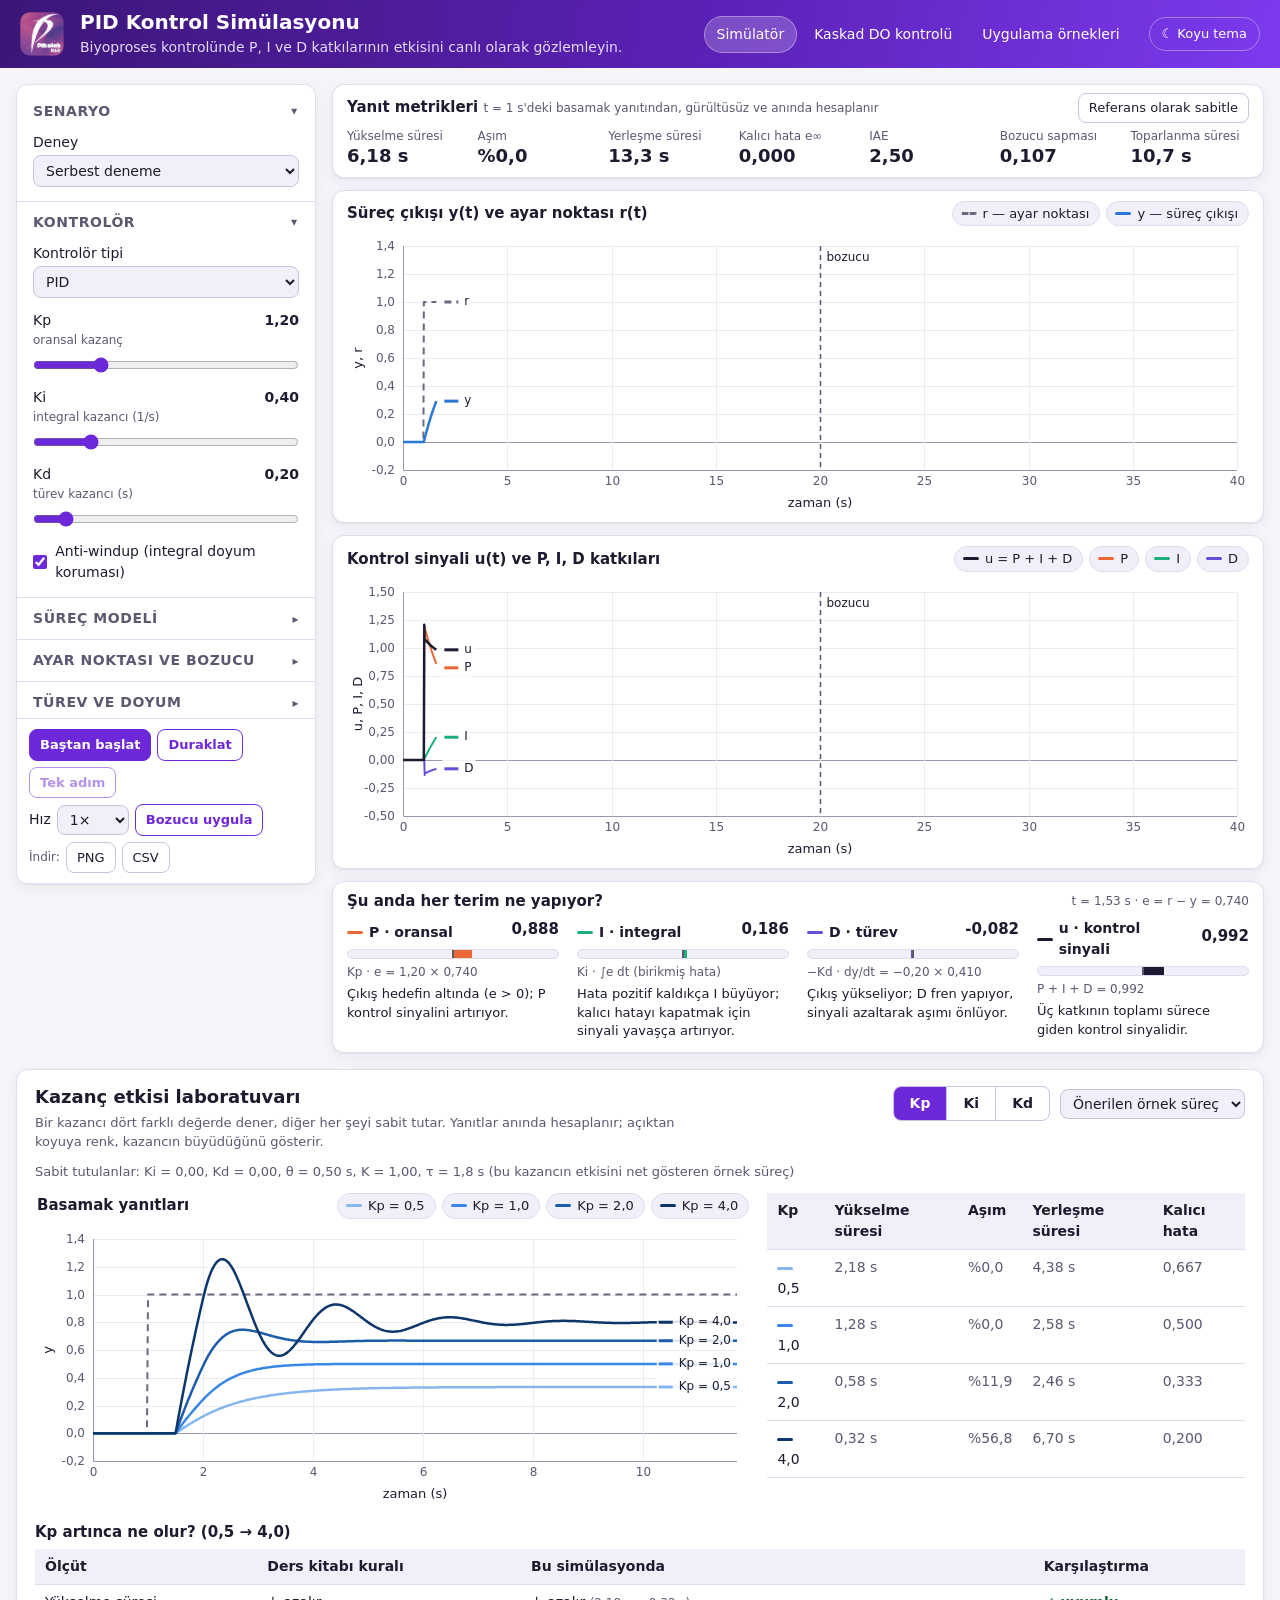
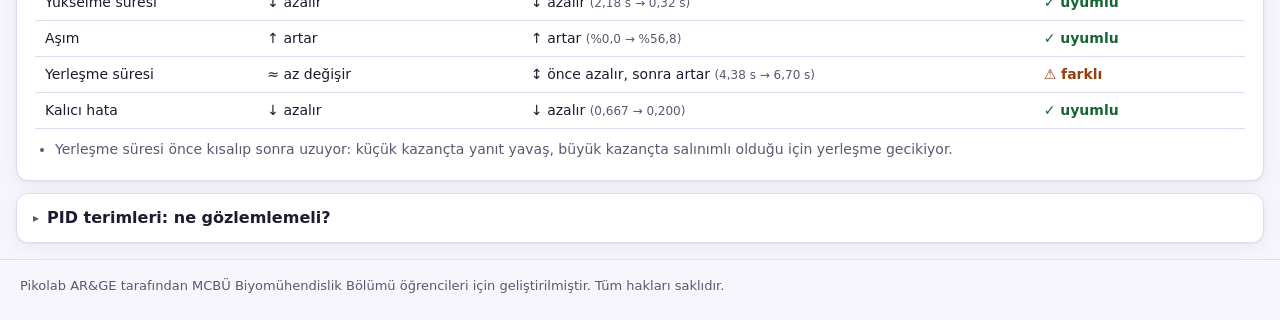
<file: web/index.html>
<!DOCTYPE html>
<html lang="tr">
<head>
  <meta charset="UTF-8" />
  <meta name="viewport" content="width=device-width, initial-scale=1.0" />
  <title>PID Kontrol Simülasyonu</title>
  <link rel="icon" href="assets/pikolab-logo.png" />
  <link rel="stylesheet" href="style.css" />
  <script src="common.js"></script>
</head>
<body>
  <header class="app-header">
    <a class="brand" href="index.html"><img src="assets/pikolab-logo.png" alt="Pikolab AR&amp;GE" /></a>
    <div class="titles">
      <h1>PID Kontrol Simülasyonu</h1>
      <p>Biyoproses kontrolünde P, I ve D katkılarının etkisini canlı olarak gözlemleyin.</p>
    </div>
    <nav class="tabs" aria-label="Sayfalar">
      <a href="index.html" aria-current="page">Simülatör</a>
      <a href="cascade.html">Kaskad DO kontrolü</a>
      <a href="examples.html">Uygulama örnekleri</a>
    </nav>
    <button type="button" class="theme-toggle" data-theme-toggle>Tema</button>
  </header>

  <main class="sim-layout">
    <aside class="controls card" aria-label="Parametreler">
      <details class="group" open>
        <summary>Senaryo</summary>
        <div class="group-body">
          <div class="field">
            <label for="scenario">Deney</label>
            <select id="scenario">
              <option value="">Serbest deneme</option>
            </select>
          </div>
          <div class="scenario-card" id="scenarioCard" hidden></div>
        </div>
      </details>

      <details class="group" open>
        <summary>Kontrolör</summary>
        <div class="group-body">
          <div class="field">
            <label for="mode">Kontrolör tipi</label>
            <select id="mode">
              <option value="PID" selected>PID</option>
              <option value="ONOFF">Aç-kapa (ON-OFF)</option>
            </select>
          </div>

          <div class="group-body" data-mode="PID">
            <div class="field">
              <label for="kp">Kp <span class="hint">oransal kazanç</span></label>
              <output for="kp"></output>
              <input id="kp" type="range" min="0" max="5" value="1.2" step="0.05" />
            </div>
            <div class="field">
              <label for="ki">Ki <span class="hint">integral kazancı (1/s)</span></label>
              <output for="ki"></output>
              <input id="ki" type="range" min="0" max="2" value="0.4" step="0.01" />
            </div>
            <div class="field">
              <label for="kd">Kd <span class="hint">türev kazancı (s)</span></label>
              <output for="kd"></output>
              <input id="kd" type="range" min="0" max="2" value="0.2" step="0.01" />
            </div>
            <label class="check"><input type="checkbox" id="antiWindup" checked /> Anti-windup (integral doyum koruması)</label>
          </div>

          <div class="group-body" data-mode="ONOFF" hidden>
            <div class="field">
              <label for="hy">Histerezis bandı <span class="hint">hata ± bu değeri aşınca anahtarlar</span></label>
              <output for="hy"></output>
              <input id="hy" type="range" min="0" max="0.5" value="0.05" step="0.01" />
            </div>
            <div class="field">
              <label for="uhi">Açık konum çıkışı u<sub>açık</sub></label>
              <output for="uhi"></output>
              <input id="uhi" type="range" min="0" max="3" value="2.0" step="0.1" />
            </div>
            <div class="field">
              <label for="ulo">Kapalı konum çıkışı u<sub>kapalı</sub></label>
              <output for="ulo"></output>
              <input id="ulo" type="range" min="-1" max="1" value="0.0" step="0.1" />
            </div>
          </div>
        </div>
      </details>

      <details class="group" id="groupProcess">
        <summary>Süreç modeli</summary>
        <div class="group-body">
          <div class="formula" id="processFormula" aria-live="polite"></div>
          <div class="field">
            <label for="pK">Süreç kazancı K</label>
            <output for="pK"></output>
            <input id="pK" type="range" min="0.2" max="3" value="1" step="0.05" />
          </div>
          <div class="field">
            <label for="pTau">Zaman sabiti τ (s) <span class="hint">sürecin ne kadar yavaş tepki verdiği</span></label>
            <output for="pTau"></output>
            <input id="pTau" type="range" min="0.2" max="5" value="1.8" step="0.1" />
          </div>
          <div class="field">
            <label for="pTheta">Ölü zaman θ (s) <span class="hint">girişin çıkışa ulaşma gecikmesi</span></label>
            <output for="pTheta"></output>
            <input id="pTheta" type="range" min="0" max="2" value="0" step="0.05" />
          </div>
        </div>
      </details>

      <details class="group">
        <summary>Ayar noktası ve bozucu</summary>
        <div class="group-body">
          <div class="field">
            <label for="sp">Ayar noktası r <span class="hint">t = 1 s'de 0'dan bu değere basamak</span></label>
            <output for="sp"></output>
            <input id="sp" type="range" min="0.2" max="2" value="1" step="0.05" />
          </div>
          <div class="field">
            <label for="dz">Bozucu büyüklüğü <span class="hint">sürece eklenen basamak</span></label>
            <output for="dz"></output>
            <input id="dz" type="range" min="-1" max="1" value="0.3" step="0.05" />
          </div>
          <div class="field">
            <label for="dt">Planlı bozucu anı (s)</label>
            <output for="dt"></output>
            <input id="dt" type="range" min="2" max="40" value="20" step="1" />
          </div>
        </div>
      </details>

      <details class="group" id="groupAdvanced">
        <summary>Türev ve doyum</summary>
        <div class="group-body">
          <div class="field">
            <label for="dMode">Türev kaynağı</label>
            <select id="dMode">
              <option value="measurement" selected>Ölçüm: −Kd·dy/dt (tepmesiz)</option>
              <option value="error">Hata: Kd·de/dt (tepmeli)</option>
            </select>
          </div>
          <div class="field">
            <label for="tf">D filtresi T<sub>f</sub> (s) <span class="hint">0 = filtresiz; gürültüyü bastırır</span></label>
            <output for="tf"></output>
            <input id="tf" type="range" min="0" max="0.5" value="0" step="0.01" />
          </div>
          <div class="field">
            <label for="uMin">Doyum alt sınırı u<sub>min</sub></label>
            <output for="uMin"></output>
            <input id="uMin" type="range" min="-5" max="0" value="-5" step="0.1" />
          </div>
          <div class="field">
            <label for="uMax">Doyum üst sınırı u<sub>max</sub></label>
            <output for="uMax"></output>
            <input id="uMax" type="range" min="0.5" max="5" value="5" step="0.05" />
          </div>
        </div>
      </details>

      <details class="group">
        <summary>Simülasyon</summary>
        <div class="group-body">
          <div class="field">
            <label for="simT">Görüntülenen süre (s)</label>
            <output for="simT"></output>
            <input id="simT" type="range" min="10" max="120" value="40" step="5" />
          </div>
          <div class="field">
            <label for="dtms">Kontrolör örnekleme aralığı (ms) <span class="hint">kontrolörün ölçüm alma sıklığı</span></label>
            <output for="dtms"></output>
            <input id="dtms" type="range" min="10" max="1000" value="20" step="10" />
          </div>
          <label class="check"><input type="checkbox" id="noise" /> Ölçüm gürültüsü ekle</label>
        </div>
      </details>

      <div class="actions sticky-actions">
        <div class="row">
          <button type="button" class="btn" id="btnRestart">Baştan başlat</button>
          <button type="button" class="btn secondary" id="btnPause" aria-pressed="false">Duraklat</button>
          <button type="button" class="btn secondary" id="btnStep" title="Duraklatılmışken bir örnekleme aralığı ilerletir" disabled>Tek adım</button>
        </div>
        <div class="row">
          <label class="inline" for="speed">Hız</label>
          <select id="speed" class="compact">
            <option value="0.5">0,5×</option>
            <option value="1" selected>1×</option>
            <option value="2">2×</option>
            <option value="5">5×</option>
          </select>
          <button type="button" class="btn secondary" id="btnDist" aria-pressed="false">Bozucu uygula</button>
        </div>
        <div class="row">
          <span class="hint">İndir:</span>
          <button type="button" class="btn ghost" id="btnPng">PNG</button>
          <button type="button" class="btn ghost" id="btnCsv">CSV</button>
        </div>
      </div>
    </aside>

    <section class="plots" aria-label="Grafikler">
      <div class="metrics card" aria-live="polite">
        <div class="metrics-head">
          <h2>Yanıt metrikleri <span class="hint" id="metricsNote">bozucusuz basamak yanıtından, anında hesaplanır</span></h2>
          <div class="metrics-actions">
            <span class="status" id="metricStatus" hidden></span>
            <button type="button" class="btn ghost small" id="btnRef">Referans olarak sabitle</button>
            <button type="button" class="btn ghost small" id="btnRefClear" hidden>Referansı kaldır</button>
          </div>
        </div>
        <dl class="metric-grid" id="metricGrid"></dl>
      </div>

      <figure class="plot-card card">
        <figcaption class="plot-head">
          <h2>Süreç çıkışı y(t) ve ayar noktası r(t)</h2>
          <div class="legend">
            <span class="chip"><span class="swatch dashed" style="--c:var(--c-r)"></span>r — ayar noktası</span>
            <span class="chip"><span class="swatch" style="--c:var(--c-y)"></span>y — süreç çıkışı</span>
            <span class="chip" id="refChip" hidden><span class="swatch faded" style="--c:var(--c-y)"></span><span id="refChipText">referans</span></span>
          </div>
        </figcaption>
        <canvas id="plotY" aria-label="Süreç çıkışı ve ayar noktasının zamanla değişimi"></canvas>
      </figure>

      <figure class="plot-card card">
        <figcaption class="plot-head">
          <h2 id="termsTitle">Kontrol sinyali u(t) ve P, I, D katkıları</h2>
          <div class="legend" aria-label="Gösterilecek seriler">
            <button type="button" class="chip" data-series="showU" aria-pressed="true"><span class="swatch" style="--c:var(--c-u)"></span><span id="uChipText">u = P + I + D</span></button>
            <button type="button" class="chip" data-series="showP" aria-pressed="true"><span class="swatch" style="--c:var(--c-p)"></span>P</button>
            <button type="button" class="chip" data-series="showI" aria-pressed="true"><span class="swatch" style="--c:var(--c-i)"></span>I</button>
            <button type="button" class="chip" data-series="showD" aria-pressed="true"><span class="swatch" style="--c:var(--c-d)"></span>D</button>
          </div>
        </figcaption>
        <canvas id="plotTerms" aria-label="Kontrol sinyali ve P, I, D katkılarının zamanla değişimi"></canvas>
      </figure>

      <div class="decomp card">
        <div class="decomp-head">
          <h2>Şu anda her terim ne yapıyor?</h2>
          <span class="hint" id="decompTime"></span>
        </div>
        <div class="decomp-grid" id="decompGrid"></div>
      </div>
    </section>
  </main>

  <section class="below">
    <section class="card lab" aria-labelledby="labTitle">
      <div class="lab-head">
        <div>
          <h2 id="labTitle">Kazanç etkisi laboratuvarı</h2>
          <p class="hint">Bir kazancı dört farklı değerde dener, diğer her şeyi sabit tutar. Yanıtlar anında hesaplanır; açıktan koyuya renk, kazancın büyüdüğünü gösterir.</p>
        </div>
        <div class="lab-controls">
          <div class="segmented" role="radiogroup" aria-label="Taranacak kazanç">
            <button type="button" role="radio" aria-checked="true" data-gain="kp">Kp</button>
            <button type="button" role="radio" aria-checked="false" data-gain="ki">Ki</button>
            <button type="button" role="radio" aria-checked="false" data-gain="kd">Kd</button>
          </div>
          <select id="labBase" class="compact" aria-label="Diğer parametreler">
            <option value="example" selected>Önerilen örnek süreç</option>
            <option value="current">Mevcut ayarlarım</option>
          </select>
        </div>
      </div>
      <p class="lab-base" id="labBaseText"></p>
      <div class="lab-grid">
        <figure class="plot-card lab-plot">
          <figcaption class="plot-head">
            <h3>Basamak yanıtları</h3>
            <div class="legend" id="labLegend"></div>
          </figcaption>
          <canvas id="plotLab" aria-label="Farklı kazanç değerleri için basamak yanıtları"></canvas>
        </figure>
        <div class="table-wrap">
          <table class="table compact-table" id="labTable"></table>
        </div>
      </div>
      <h3 class="trend-title" id="trendTitle">Kazanç artınca ne olur?</h3>
      <div class="table-wrap">
        <table class="table compact-table trend-table" id="trendTable"></table>
      </div>
      <ul class="trend-notes" id="trendNotes"></ul>
    </section>

    <details class="explain card">
      <summary>PID terimleri: ne gözlemlemeli?</summary>
      <div class="prose">
        <ul>
          <li><strong>P (oransal)</strong>: Hatayla orantılı, anlık tepki verir. Kp arttıkça süreç daha hızlı yanıt verir. Yalnız P ile ayar noktasının altında kalan bir kalıcı hata oluşur: e∞ = r / (1 + K·Kp).</li>
          <li><strong>I (integral)</strong>: Hatayı zaman içinde biriktirir ve kalıcı hatayı sıfırlar. Ki arttıkça hedefe daha çabuk oturur, ancak aşım ve salınım eğilimi artar.</li>
          <li><strong>D (türev)</strong>: Ölçümün değişim hızına karşı koyar, aşımı ve salınımı sönümler. Ölçüm gürültüsünü de büyüttüğü için Kd arttıkça kontrol sinyali titrer; D filtresi bunu azaltır.</li>
          <li><strong>Anti-windup</strong>: Kontrol çıkışı doyum sınırına dayandığında integralin boşuna büyümesini engeller.</li>
          <li><strong>Ölü zaman</strong>: Kontrol sinyalinin etkisi çıkışa gecikerek ulaşır. Ölü zaman arttıkça aynı kazançlar daha fazla aşım ve salınım üretir.</li>
          <li><strong>Bozucu</strong>: Sürece eklenen basamak etkisidir. PID bozucuyu ancak çıkışta gördükten sonra düzeltir.</li>
        </ul>
        <p>İpucu: Grafiklerin üzerine gelerek herhangi bir andaki değerleri okuyabilirsiniz. Duraklatıp okumak daha kolaydır.</p>
      </div>
    </details>
  </section>

  <footer class="app-footer">
    Pikolab AR&amp;GE tarafından MCBÜ Biyomühendislik Bölümü öğrencileri için geliştirilmiştir. Tüm hakları saklıdır.
  </footer>

  <script src="app.js"></script>
</body>
</html>
</file>
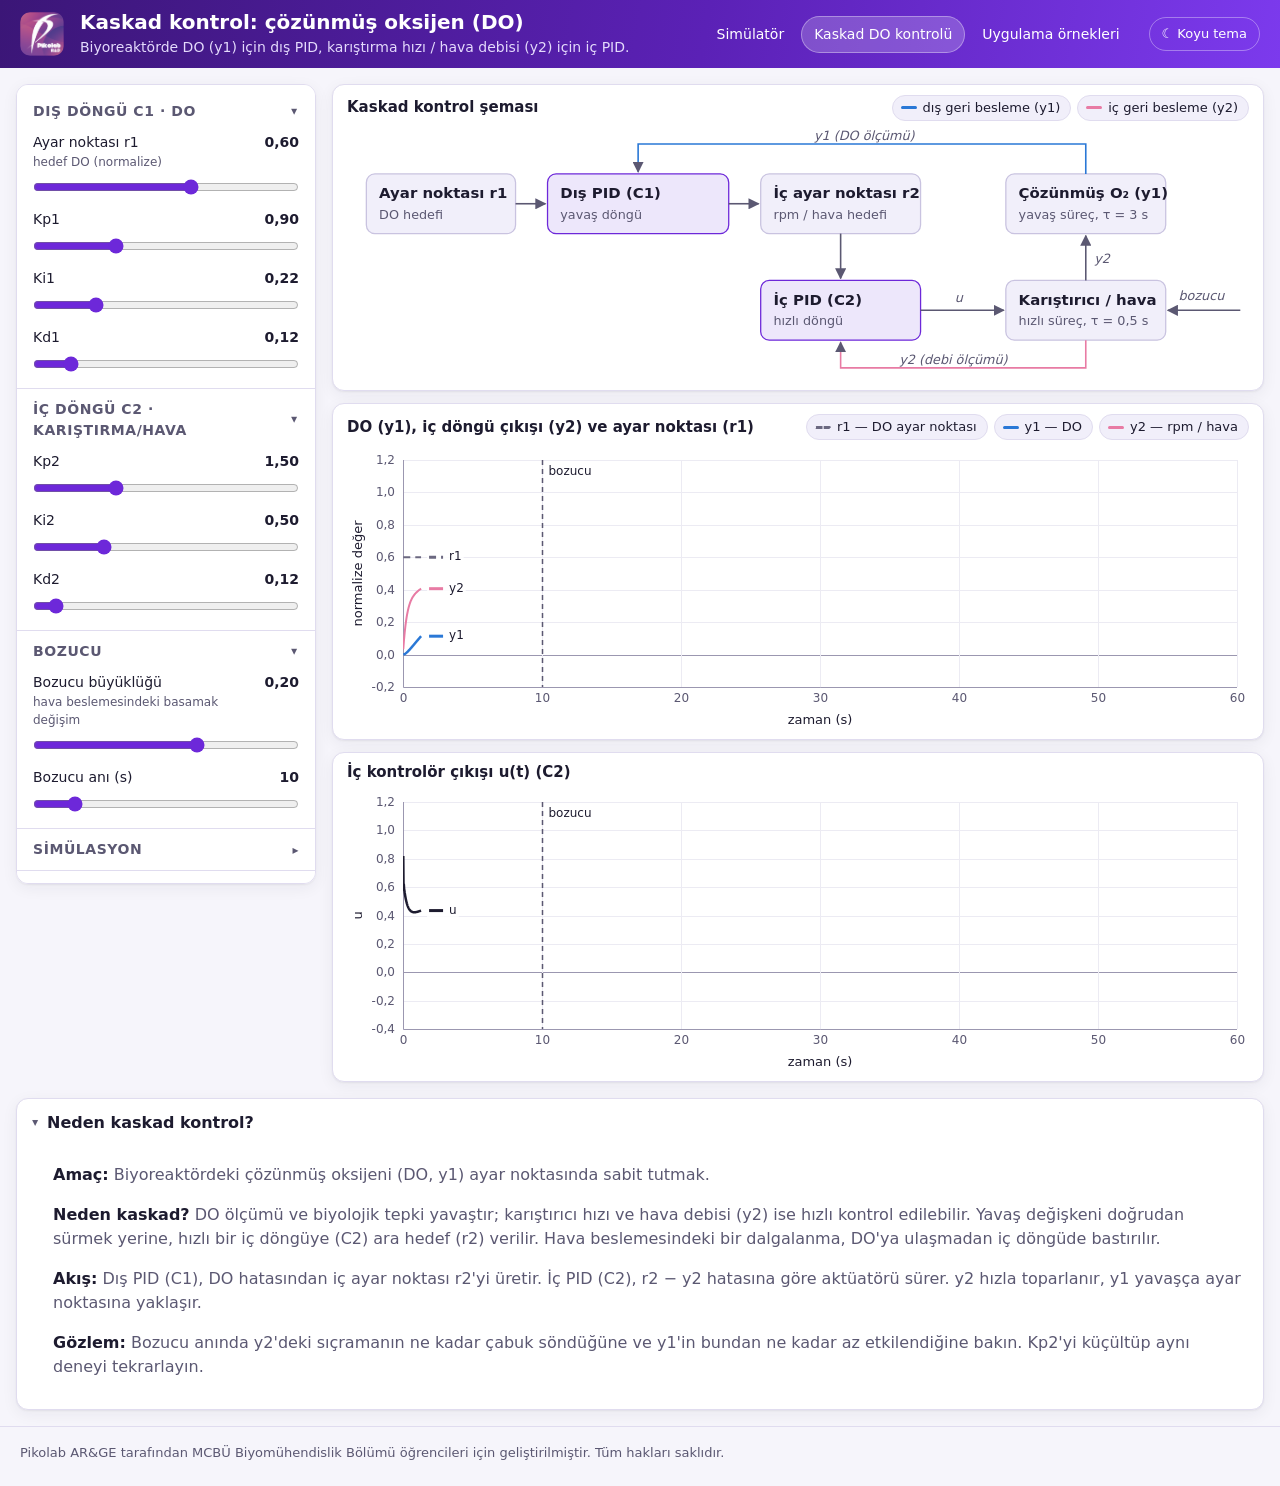
<file: web/cascade.html>
<!DOCTYPE html>
<html lang="tr">
<head>
  <meta charset="UTF-8" />
  <meta name="viewport" content="width=device-width, initial-scale=1.0" />
  <title>Kaskad DO Kontrolü</title>
  <link rel="icon" href="assets/pikolab-logo.png" />
  <link rel="stylesheet" href="style.css" />
  <script src="common.js"></script>
</head>
<body>
  <header class="app-header">
    <a class="brand" href="index.html"><img src="assets/pikolab-logo.png" alt="Pikolab AR&amp;GE" /></a>
    <div class="titles">
      <h1>Kaskad kontrol: çözünmüş oksijen (DO)</h1>
      <p>Biyoreaktörde DO (y1) için dış PID, karıştırma hızı / hava debisi (y2) için iç PID.</p>
    </div>
    <nav class="tabs" aria-label="Sayfalar">
      <a href="index.html">Simülatör</a>
      <a href="cascade.html" aria-current="page">Kaskad DO kontrolü</a>
      <a href="examples.html">Uygulama örnekleri</a>
    </nav>
    <button type="button" class="theme-toggle" data-theme-toggle>Tema</button>
  </header>

  <main class="sim-layout cascade">
    <aside class="controls card" aria-label="Parametreler">
      <details class="group" open>
        <summary>Dış döngü C1 · DO</summary>
        <div class="group-body">
          <div class="field">
            <label for="r1">Ayar noktası r1 <span class="hint">hedef DO (normalize)</span></label>
            <output for="r1"></output>
            <input id="r1" type="range" min="0" max="1" value="0.6" step="0.01" />
          </div>
          <div class="field">
            <label for="kp1">Kp1</label>
            <output for="kp1"></output>
            <input id="kp1" type="range" min="0" max="3" value="0.9" step="0.05" />
          </div>
          <div class="field">
            <label for="ki1">Ki1</label>
            <output for="ki1"></output>
            <input id="ki1" type="range" min="0" max="1" value="0.22" step="0.01" />
          </div>
          <div class="field">
            <label for="kd1">Kd1</label>
            <output for="kd1"></output>
            <input id="kd1" type="range" min="0" max="1" value="0.12" step="0.01" />
          </div>
        </div>
      </details>

      <details class="group" open>
        <summary>İç döngü C2 · karıştırma/hava</summary>
        <div class="group-body">
          <div class="field">
            <label for="kp2">Kp2</label>
            <output for="kp2"></output>
            <input id="kp2" type="range" min="0" max="5" value="1.5" step="0.05" />
          </div>
          <div class="field">
            <label for="ki2">Ki2</label>
            <output for="ki2"></output>
            <input id="ki2" type="range" min="0" max="2" value="0.5" step="0.01" />
          </div>
          <div class="field">
            <label for="kd2">Kd2</label>
            <output for="kd2"></output>
            <input id="kd2" type="range" min="0" max="2" value="0.12" step="0.01" />
          </div>
        </div>
      </details>

      <details class="group" open>
        <summary>Bozucu</summary>
        <div class="group-body">
          <div class="field">
            <label for="dz">Bozucu büyüklüğü <span class="hint">hava beslemesindeki basamak değişim</span></label>
            <output for="dz"></output>
            <input id="dz" type="range" min="-0.8" max="0.8" value="0.2" step="0.02" />
          </div>
          <div class="field">
            <label for="dt">Bozucu anı (s)</label>
            <output for="dt"></output>
            <input id="dt" type="range" min="2" max="60" value="10" step="1" />
          </div>
        </div>
      </details>

      <details class="group">
        <summary>Simülasyon</summary>
        <div class="group-body">
          <div class="field">
            <label for="simT">Görüntülenen süre (s)</label>
            <output for="simT"></output>
            <input id="simT" type="range" min="20" max="180" value="60" step="5" />
          </div>
          <div class="field">
            <label for="dtms">Örnekleme aralığı (ms)</label>
            <output for="dtms"></output>
            <input id="dtms" type="range" min="10" max="100" value="20" step="1" />
          </div>
          <label class="check"><input type="checkbox" id="noise" /> Ölçüm gürültüsü ekle</label>
        </div>
      </details>

      <div class="actions">
        <button type="button" class="btn" id="btnRestart">Baştan başlat</button>
        <button type="button" class="btn secondary" id="btnPause" aria-pressed="false">Duraklat</button>
      </div>
    </aside>

    <section class="plots" aria-label="Şema ve grafikler">
      <figure class="plot-card card schematic">
        <figcaption class="plot-head"><h2>Kaskad kontrol şeması</h2>
          <div class="legend">
            <span class="chip"><span class="swatch" style="--c:var(--c-y)"></span>dış geri besleme (y1)</span>
            <span class="chip"><span class="swatch" style="--c:var(--c-y2)"></span>iç geri besleme (y2)</span>
          </div>
        </figcaption>
        <svg viewBox="0 0 850 240" role="img" aria-label="Ayar noktası r1 dış PID C1'e girer; C1 iç ayar noktası r2'yi üretir; iç PID C2 aktüatörü sürer; aktüatör çıkışı y2 hem C2'ye geri beslenir hem DO'yu (y1) etkiler; y1 C1'e geri beslenir.">
          <defs>
            <marker id="arrow" viewBox="0 0 10 10" refX="9" refY="5" markerWidth="7" markerHeight="7" orient="auto-start-reverse">
              <path class="sch-arrowhead" d="M 0 0 L 10 5 L 0 10 z" />
            </marker>
          </defs>
          <!-- Üst sıra: r1 → C1 → r2 ... DO -->
          <rect class="sch-box" x="20" y="44" width="140" height="56" rx="8" />
          <text class="sch-title" x="32" y="67">Ayar noktası r1</text>
          <text class="sch-sub" x="32" y="86">DO hedefi</text>

          <rect class="sch-box ctrl" x="190" y="44" width="170" height="56" rx="8" />
          <text class="sch-title" x="202" y="67">Dış PID (C1)</text>
          <text class="sch-sub" x="202" y="86">yavaş döngü</text>

          <rect class="sch-box" x="390" y="44" width="150" height="56" rx="8" />
          <text class="sch-title" x="402" y="67">İç ayar noktası r2</text>
          <text class="sch-sub" x="402" y="86">rpm / hava hedefi</text>

          <rect class="sch-box" x="620" y="44" width="150" height="56" rx="8" />
          <text class="sch-title" x="632" y="67">Çözünmüş O₂ (y1)</text>
          <text class="sch-sub" x="632" y="86">yavaş süreç, τ = 3 s</text>

          <!-- Alt sıra: C2 → aktüatör -->
          <rect class="sch-box ctrl" x="390" y="144" width="150" height="56" rx="8" />
          <text class="sch-title" x="402" y="167">İç PID (C2)</text>
          <text class="sch-sub" x="402" y="186">hızlı döngü</text>

          <rect class="sch-box" x="620" y="144" width="150" height="56" rx="8" />
          <text class="sch-title" x="632" y="167">Karıştırıcı / hava</text>
          <text class="sch-sub" x="632" y="186">hızlı süreç, τ = 0,5 s</text>

          <!-- İleri yol -->
          <line class="sch-line" x1="160" y1="72" x2="188" y2="72" marker-end="url(#arrow)" />
          <line class="sch-line" x1="360" y1="72" x2="388" y2="72" marker-end="url(#arrow)" />
          <line class="sch-line" x1="465" y1="100" x2="465" y2="142" marker-end="url(#arrow)" />
          <line class="sch-line" x1="540" y1="172" x2="618" y2="172" marker-end="url(#arrow)" />
          <text class="sch-edge" x="572" y="164">u</text>
          <line class="sch-line" x1="695" y1="144" x2="695" y2="102" marker-end="url(#arrow)" />
          <text class="sch-edge" x="703" y="128">y2</text>

          <!-- Bozucu -->
          <line class="sch-line" x1="840" y1="172" x2="772" y2="172" marker-end="url(#arrow)" />
          <text class="sch-edge" x="782" y="162">bozucu</text>

          <!-- Dış geri besleme y1 → C1 -->
          <path class="sch-line outer" d="M 695 44 V 16 H 275 V 42" marker-end="url(#arrow)" />
          <text class="sch-edge" x="440" y="12">y1 (DO ölçümü)</text>
          <!-- İç geri besleme y2 → C2 -->
          <path class="sch-line inner" d="M 695 200 V 226 H 465 V 202" marker-end="url(#arrow)" />
          <text class="sch-edge" x="520" y="222">y2 (debi ölçümü)</text>
        </svg>
      </figure>

      <figure class="plot-card card">
        <figcaption class="plot-head">
          <h2>DO (y1), iç döngü çıkışı (y2) ve ayar noktası (r1)</h2>
          <div class="legend">
            <span class="chip"><span class="swatch dashed" style="--c:var(--c-r)"></span>r1 — DO ayar noktası</span>
            <span class="chip"><span class="swatch" style="--c:var(--c-y)"></span>y1 — DO</span>
            <span class="chip"><span class="swatch" style="--c:var(--c-y2)"></span>y2 — rpm / hava</span>
          </div>
        </figcaption>
        <canvas id="c_do" aria-label="DO, iç döngü çıkışı ve ayar noktasının zamanla değişimi"></canvas>
      </figure>

      <figure class="plot-card card">
        <figcaption class="plot-head"><h2>İç kontrolör çıkışı u(t) (C2)</h2></figcaption>
        <canvas id="c_inner" aria-label="İç kontrolör çıkışının zamanla değişimi"></canvas>
      </figure>
    </section>
  </main>

  <section class="below">
    <details class="explain card" open>
      <summary>Neden kaskad kontrol?</summary>
      <div class="prose">
        <p><strong>Amaç:</strong> Biyoreaktördeki çözünmüş oksijeni (DO, y1) ayar noktasında sabit tutmak.</p>
        <p><strong>Neden kaskad?</strong> DO ölçümü ve biyolojik tepki yavaştır; karıştırıcı hızı ve hava debisi (y2) ise hızlı kontrol edilebilir. Yavaş değişkeni doğrudan sürmek yerine, hızlı bir iç döngüye (C2) ara hedef (r2) verilir. Hava beslemesindeki bir dalgalanma, DO'ya ulaşmadan iç döngüde bastırılır.</p>
        <p><strong>Akış:</strong> Dış PID (C1), DO hatasından iç ayar noktası r2'yi üretir. İç PID (C2), r2 − y2 hatasına göre aktüatörü sürer. y2 hızla toparlanır, y1 yavaşça ayar noktasına yaklaşır.</p>
        <p><strong>Gözlem:</strong> Bozucu anında y2'deki sıçramanın ne kadar çabuk söndüğüne ve y1'in bundan ne kadar az etkilendiğine bakın. Kp2'yi küçültüp aynı deneyi tekrarlayın.</p>
      </div>
    </details>
  </section>

  <footer class="app-footer">
    Pikolab AR&amp;GE tarafından MCBÜ Biyomühendislik Bölümü öğrencileri için geliştirilmiştir. Tüm hakları saklıdır.
  </footer>

  <script src="cascade.js"></script>
</body>
</html>
</file>
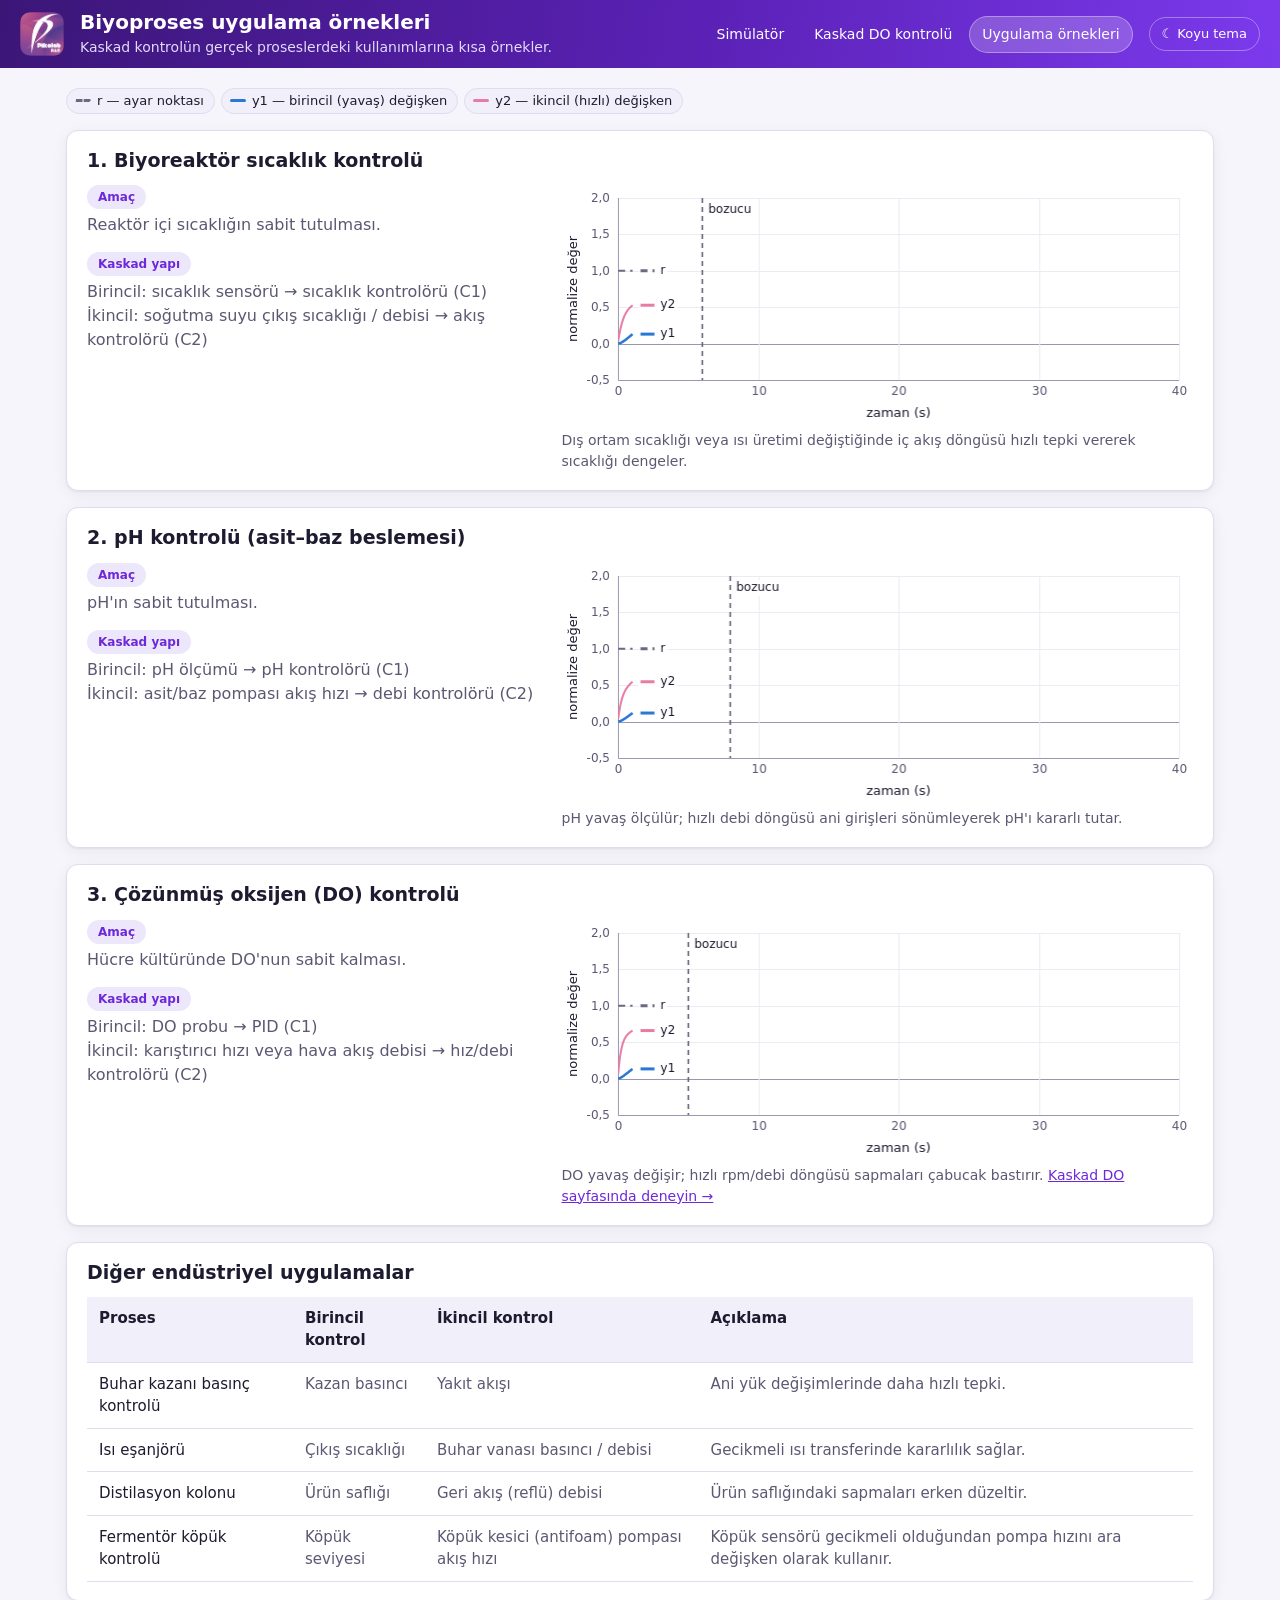
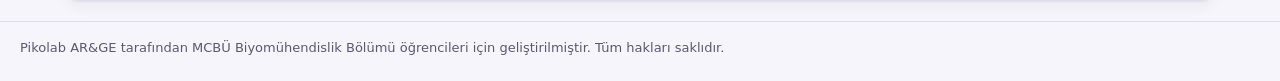
<file: web/examples.html>
<!DOCTYPE html>
<html lang="tr">
<head>
  <meta charset="UTF-8" />
  <meta name="viewport" content="width=device-width, initial-scale=1.0" />
  <title>Biyoproses Uygulama Örnekleri</title>
  <link rel="icon" href="assets/pikolab-logo.png" />
  <link rel="stylesheet" href="style.css" />
  <script src="common.js"></script>
</head>
<body>
  <header class="app-header">
    <a class="brand" href="index.html"><img src="assets/pikolab-logo.png" alt="Pikolab AR&amp;GE" /></a>
    <div class="titles">
      <h1>Biyoproses uygulama örnekleri</h1>
      <p>Kaskad kontrolün gerçek proseslerdeki kullanımlarına kısa örnekler.</p>
    </div>
    <nav class="tabs" aria-label="Sayfalar">
      <a href="index.html">Simülatör</a>
      <a href="cascade.html">Kaskad DO kontrolü</a>
      <a href="examples.html" aria-current="page">Uygulama örnekleri</a>
    </nav>
    <button type="button" class="theme-toggle" data-theme-toggle>Tema</button>
  </header>

  <main class="examples">
    <div class="legend" aria-label="Grafiklerdeki seriler">
      <span class="chip"><span class="swatch dashed" style="--c:var(--c-r)"></span>r — ayar noktası</span>
      <span class="chip"><span class="swatch" style="--c:var(--c-y)"></span>y1 — birincil (yavaş) değişken</span>
      <span class="chip"><span class="swatch" style="--c:var(--c-y2)"></span>y2 — ikincil (hızlı) değişken</span>
    </div>

    <section class="ex-card card">
      <h2>1. Biyoreaktör sıcaklık kontrolü</h2>
      <div class="ex-grid">
        <dl>
          <dt><span class="badge">Amaç</span></dt>
          <dd>Reaktör içi sıcaklığın sabit tutulması.</dd>
          <dt><span class="badge">Kaskad yapı</span></dt>
          <dd>Birincil: sıcaklık sensörü → sıcaklık kontrolörü (C1)<br />İkincil: soğutma suyu çıkış sıcaklığı / debisi → akış kontrolörü (C2)</dd>
        </dl>
        <figure>
          <canvas id="ex1" aria-label="Sıcaklık kontrolü örneğinin zaman yanıtı"></canvas>
          <figcaption class="note">Dış ortam sıcaklığı veya ısı üretimi değiştiğinde iç akış döngüsü hızlı tepki vererek sıcaklığı dengeler.</figcaption>
        </figure>
      </div>
    </section>

    <section class="ex-card card">
      <h2>2. pH kontrolü (asit–baz beslemesi)</h2>
      <div class="ex-grid">
        <dl>
          <dt><span class="badge">Amaç</span></dt>
          <dd>pH'ın sabit tutulması.</dd>
          <dt><span class="badge">Kaskad yapı</span></dt>
          <dd>Birincil: pH ölçümü → pH kontrolörü (C1)<br />İkincil: asit/baz pompası akış hızı → debi kontrolörü (C2)</dd>
        </dl>
        <figure>
          <canvas id="ex2" aria-label="pH kontrolü örneğinin zaman yanıtı"></canvas>
          <figcaption class="note">pH yavaş ölçülür; hızlı debi döngüsü ani girişleri sönümleyerek pH'ı kararlı tutar.</figcaption>
        </figure>
      </div>
    </section>

    <section class="ex-card card">
      <h2>3. Çözünmüş oksijen (DO) kontrolü</h2>
      <div class="ex-grid">
        <dl>
          <dt><span class="badge">Amaç</span></dt>
          <dd>Hücre kültüründe DO'nun sabit kalması.</dd>
          <dt><span class="badge">Kaskad yapı</span></dt>
          <dd>Birincil: DO probu → PID (C1)<br />İkincil: karıştırıcı hızı veya hava akış debisi → hız/debi kontrolörü (C2)</dd>
        </dl>
        <figure>
          <canvas id="ex3" aria-label="DO kontrolü örneğinin zaman yanıtı"></canvas>
          <figcaption class="note">DO yavaş değişir; hızlı rpm/debi döngüsü sapmaları çabucak bastırır. <a href="cascade.html">Kaskad DO sayfasında deneyin →</a></figcaption>
        </figure>
      </div>
    </section>

    <section class="ex-card card">
      <h2>Diğer endüstriyel uygulamalar</h2>
      <div class="table-wrap">
        <table class="table">
          <thead>
            <tr><th>Proses</th><th>Birincil kontrol</th><th>İkincil kontrol</th><th>Açıklama</th></tr>
          </thead>
          <tbody>
            <tr><td>Buhar kazanı basınç kontrolü</td><td>Kazan basıncı</td><td>Yakıt akışı</td><td>Ani yük değişimlerinde daha hızlı tepki.</td></tr>
            <tr><td>Isı eşanjörü</td><td>Çıkış sıcaklığı</td><td>Buhar vanası basıncı / debisi</td><td>Gecikmeli ısı transferinde kararlılık sağlar.</td></tr>
            <tr><td>Distilasyon kolonu</td><td>Ürün saflığı</td><td>Geri akış (reflü) debisi</td><td>Ürün saflığındaki sapmaları erken düzeltir.</td></tr>
            <tr><td>Fermentör köpük kontrolü</td><td>Köpük seviyesi</td><td>Köpük kesici (antifoam) pompası akış hızı</td><td>Köpük sensörü gecikmeli olduğundan pompa hızını ara değişken olarak kullanır.</td></tr>
          </tbody>
        </table>
      </div>
    </section>
  </main>

  <footer class="app-footer">
    Pikolab AR&amp;GE tarafından MCBÜ Biyomühendislik Bölümü öğrencileri için geliştirilmiştir. Tüm hakları saklıdır.
  </footer>

  <script src="examples.js"></script>
</body>
</html>
</file>
<file: web/style.css>
/* Ortak tema: üç sayfa da bu dosyayı kullanır.
   Seri renkleri renk körlüğü denetiminden geçirilmiş paletten alınmıştır;
   koyu tema aynı tonların koyu zemine göre seçilmiş adımlarıdır. */

:root{
  color-scheme: light;
  --bg:#f6f5fb; --surface:#ffffff; --surface-2:#f1effa;
  --border:#e0dcef; --border-strong:#c9c3e0;
  --text:#1d1b2f; --text-muted:#5b5872;
  --accent:#6d28d9; --accent-hover:#5b21b6; --accent-ink:#ffffff; --accent-soft:#ede7fb;
  --header-bg:linear-gradient(100deg,#3b1677 0%,#5b21b6 55%,#7c3aed 100%); --header-text:#ffffff; --header-muted:#e4dafc;
  --focus:#7c3aed;

  --plot-bg:#ffffff; --plot-grid:#ecebf3; --plot-axis:#9b97b0; --plot-text:#1d1b2f; --plot-muted:#5b5872;
  --tip-bg:#ffffff; --tip-border:#c9c3e0;

  --c-r:#6b6880; --c-y:#2a78d6; --c-u:#1d1b2f;
  --c-p:#eb6834; --c-i:#1baf7a; --c-d:#6250d6; --c-y2:#e87ba4;
  --seq-1:#86b6ef; --seq-2:#3987e5; --seq-3:#1c5cab; --seq-4:#0d366b;
  --st-warn-bg:#fef3c7; --st-warn:#92400e; --st-crit-bg:#fee2e2; --st-crit:#991b1b; --st-ok:#166534;

  --radius:12px; --shadow:0 1px 2px rgba(29,27,47,.06), 0 4px 16px rgba(29,27,47,.06);
  --font:system-ui,-apple-system,"Segoe UI",Roboto,"Helvetica Neue",Arial,sans-serif;
}
@media (prefers-color-scheme: dark){
  :root:not([data-theme="light"]){
    color-scheme: dark;
    --bg:#0e0a1f; --surface:#17152e; --surface-2:#1f1c3d;
    --border:#2a2752; --border-strong:#3b3770;
    --text:#f1f0fb; --text-muted:#a9a6c4;
    --accent:#a78bfa; --accent-hover:#c4b5fd; --accent-ink:#140f2b; --accent-soft:#2a2350;
    --header-bg:linear-gradient(100deg,#1d1040 0%,#2e1765 60%,#40208a 100%); --header-text:#f1f0fb; --header-muted:#c9bdf0;
    --focus:#c4b5fd;
    --plot-bg:#17152e; --plot-grid:#26234a; --plot-axis:#5a5683; --plot-text:#f1f0fb; --plot-muted:#a9a6c4;
    --tip-bg:#1f1c3d; --tip-border:#3b3770;
    --c-r:#a9a6c4; --c-y:#3987e5; --c-u:#f1f0fb;
    --c-p:#d95926; --c-i:#199e70; --c-d:#9085e9; --c-y2:#d55181;
    --seq-1:#184f95; --seq-2:#3987e5; --seq-3:#86b6ef; --seq-4:#cde2fb;
    --st-warn-bg:#3a2a05; --st-warn:#fcd34d; --st-crit-bg:#3b0d0d; --st-crit:#fca5a5; --st-ok:#86efac;
    --shadow:0 1px 2px rgba(0,0,0,.3), 0 6px 20px rgba(0,0,0,.25);
  }
}
:root[data-theme="dark"]{
  color-scheme: dark;
  --bg:#0e0a1f; --surface:#17152e; --surface-2:#1f1c3d;
  --border:#2a2752; --border-strong:#3b3770;
  --text:#f1f0fb; --text-muted:#a9a6c4;
  --accent:#a78bfa; --accent-hover:#c4b5fd; --accent-ink:#140f2b; --accent-soft:#2a2350;
  --header-bg:linear-gradient(100deg,#1d1040 0%,#2e1765 60%,#40208a 100%); --header-text:#f1f0fb; --header-muted:#c9bdf0;
  --focus:#c4b5fd;
  --plot-bg:#17152e; --plot-grid:#26234a; --plot-axis:#5a5683; --plot-text:#f1f0fb; --plot-muted:#a9a6c4;
  --tip-bg:#1f1c3d; --tip-border:#3b3770;
  --c-r:#a9a6c4; --c-y:#3987e5; --c-u:#f1f0fb;
  --c-p:#d95926; --c-i:#199e70; --c-d:#9085e9; --c-y2:#d55181;
  --seq-1:#184f95; --seq-2:#3987e5; --seq-3:#86b6ef; --seq-4:#cde2fb;
  --st-warn-bg:#3a2a05; --st-warn:#fcd34d; --st-crit-bg:#3b0d0d; --st-crit:#fca5a5; --st-ok:#86efac;
  --shadow:0 1px 2px rgba(0,0,0,.3), 0 6px 20px rgba(0,0,0,.25);
}

/* ---------- Temel ---------- */
*{box-sizing:border-box}
html{-webkit-text-size-adjust:100%}
body{margin:0; background:var(--bg); color:var(--text); font:16px/1.5 var(--font)}
h1,h2,h3{line-height:1.25}
a{color:var(--accent)}
:focus-visible{outline:2px solid var(--focus); outline-offset:2px}
[hidden]{display:none !important}

/* ---------- Başlık ve gezinme ---------- */
.app-header{
  display:flex; align-items:center; gap:16px; flex-wrap:wrap;
  padding:10px 20px; background:var(--header-bg); color:var(--header-text);
}
.brand img{display:block; width:44px; height:44px; border-radius:10px}
.titles{flex:1 1 320px; min-width:0}
.titles h1{margin:0; font-size:20px}
.titles p{margin:2px 0 0; color:var(--header-muted); font-size:14px}
.tabs{display:flex; gap:4px; flex-wrap:wrap}
.tabs a{
  color:var(--header-text); text-decoration:none; font-size:14px; font-weight:500;
  padding:7px 12px; border-radius:999px; border:1px solid transparent; white-space:nowrap;
}
.tabs a:hover{background:rgba(255,255,255,.12)}
.tabs a[aria-current="page"]{background:rgba(255,255,255,.2); border-color:rgba(255,255,255,.35)}
.theme-toggle{
  font:inherit; font-size:13px; color:var(--header-text); background:transparent; cursor:pointer;
  border:1px solid rgba(255,255,255,.35); border-radius:999px; padding:6px 12px; white-space:nowrap;
}
.theme-toggle:hover{background:rgba(255,255,255,.12)}

/* ---------- Kartlar ---------- */
.card{background:var(--surface); border:1px solid var(--border); border-radius:var(--radius); box-shadow:var(--shadow)}
.card-pad{padding:16px}

/* ---------- Kontrol paneli ---------- */
.controls{padding:6px 0}
.group{border-bottom:1px solid var(--border)}
.group:last-of-type{border-bottom:none}
.group > summary{
  list-style:none; cursor:pointer; padding:10px 16px; font-weight:600; font-size:14px;
  display:flex; justify-content:space-between; align-items:center; text-transform:uppercase; letter-spacing:.04em; color:var(--text-muted);
}
.group > summary::-webkit-details-marker{display:none}
.group > summary::after{content:"▸"; transition:transform .15s; font-size:12px}
.group[open] > summary::after{transform:rotate(90deg)}
.group > summary:hover{color:var(--text)}
.group-body{padding:0 16px 14px; display:grid; gap:12px}
.group-body .group-body{padding:0}

.field{display:grid; grid-template-columns:1fr auto; align-items:baseline; gap:2px 8px}
.field > label, .field > .label{font-size:14px; font-weight:500}
.field .hint{display:block; font-weight:400; font-size:12px; color:var(--text-muted)}
.field output{font-variant-numeric:tabular-nums; font-weight:600; font-size:14px}
.field input[type=range], .field select{grid-column:1 / -1}

input[type=range]{width:100%; margin:4px 0 0; accent-color:var(--accent); height:20px}
select{
  font:inherit; font-size:14px; color:var(--text); background:var(--surface-2);
  border:1px solid var(--border-strong); border-radius:8px; padding:6px 8px; width:100%;
}
.check{display:flex; align-items:center; gap:8px; font-size:14px; cursor:pointer}
.check input{width:16px; height:16px; margin:0; accent-color:var(--accent)}

.actions{display:flex; gap:8px; padding:12px 16px 10px; border-top:1px solid var(--border); flex-wrap:wrap}
.btn{
  font:inherit; font-size:14px; font-weight:600; cursor:pointer; border-radius:8px; padding:8px 14px;
  border:1px solid var(--accent); background:var(--accent); color:var(--accent-ink);
}
.btn:hover{background:var(--accent-hover); border-color:var(--accent-hover)}
.btn.secondary{background:transparent; color:var(--accent)}
.btn.secondary:hover{background:var(--accent-soft)}
.btn:disabled{opacity:.5; cursor:not-allowed}

/* ---------- Grafikler ---------- */
.plot-card{margin:0; padding:10px 12px 8px}
.plot-head{display:flex; align-items:center; justify-content:space-between; gap:8px 16px; flex-wrap:wrap; margin:0 2px 6px}
.plot-head h2{margin:0; font-size:15px; font-weight:600}
.plot-card canvas{display:block; width:100%; height:var(--plot-h, 260px); touch-action:pan-y}

.legend{display:flex; gap:6px; flex-wrap:wrap}
.chip{
  display:inline-flex; align-items:center; gap:6px; font:inherit; font-size:13px; color:var(--text);
  background:var(--surface-2); border:1px solid var(--border); border-radius:999px; padding:2px 10px 2px 8px;
}
.chip .swatch{width:16px; height:0; border-top:3px solid var(--c); border-radius:2px}
.chip .swatch.dashed{border-top-style:dashed}
button.chip{cursor:pointer}
button.chip:hover{border-color:var(--border-strong)}
button.chip[aria-pressed="false"]{opacity:.45}
button.chip[aria-pressed="false"] .swatch{border-top-color:var(--text-muted)}

/* ---------- Bilgi / açıklama ---------- */
.prose{color:var(--text)}
.prose p, .prose li{color:var(--text-muted)}
.prose strong{color:var(--text)}
.prose ul{padding-left:20px; margin:8px 0}
.prose li{margin:4px 0}

.explain > summary{cursor:pointer; padding:12px 16px; font-weight:600; list-style:none; display:flex; gap:8px; align-items:center}
.explain > summary::-webkit-details-marker{display:none}
.explain > summary::before{content:"▸"; font-size:12px; color:var(--text-muted); transition:transform .15s}
.explain[open] > summary::before{transform:rotate(90deg)}
.explain .prose{padding:0 16px 14px 36px}

.badge{
  display:inline-block; padding:2px 10px; border-radius:999px; font-size:12px; font-weight:600;
  background:var(--accent-soft); color:var(--accent); border:1px solid transparent;
}

/* ---------- Alt bilgi ---------- */
.app-footer{padding:16px 20px 24px; color:var(--text-muted); font-size:13px; border-top:1px solid var(--border)}

/* ---------- Simülatör ve kaskad yerleşimi ---------- */
.sim-layout{
  display:grid; grid-template-columns:300px minmax(0,1fr); gap:16px; padding:16px; align-items:start;
  --plot-h:clamp(170px, calc((100vh - 336px) / 2), 380px);
}
.sim-layout > .controls{position:sticky; top:12px; max-height:calc(100vh - 100px); overflow:auto; padding-bottom:0}
.plots{display:grid; gap:12px; min-width:0}
.sim-layout.cascade{--plot-h:clamp(180px, calc((100vh - 330px) / 2), 320px)}
.below{padding:0 16px 16px; display:grid; grid-template-columns:minmax(0,1fr); gap:12px}

/* Kaskad şeması */
.schematic svg{display:block; width:100%; height:auto; max-height:260px}
.sch-box{fill:var(--surface-2); stroke:var(--border-strong); stroke-width:1.2}
.sch-box.ctrl{fill:var(--accent-soft); stroke:var(--accent)}
.sch-title{fill:var(--text); font:600 14px var(--font)}
.sch-sub{fill:var(--text-muted); font:12px var(--font)}
.sch-line{stroke:var(--text-muted); stroke-width:1.5; fill:none}
.sch-line.inner{stroke:var(--c-y2)}
.sch-line.outer{stroke:var(--c-y)}
.sch-arrowhead{fill:var(--text-muted)}
.sch-edge{fill:var(--text-muted); font:italic 12px var(--font)}

/* ---------- Örnekler sayfası ---------- */
.examples{max-width:1180px; margin:0 auto; padding:20px 16px; display:grid; gap:16px}
.ex-card{padding:18px 20px}
.ex-card h2{margin:0 0 12px; font-size:19px}
.ex-grid{display:grid; grid-template-columns:minmax(0,5fr) minmax(0,7fr); gap:20px; align-items:start}
.ex-card dl{margin:0}
.ex-card dt{margin:0 0 4px}
.ex-card dd{margin:0 0 14px; color:var(--text-muted)}
.ex-card figure{margin:0}
.ex-card .note{color:var(--text-muted); font-size:14px; margin:6px 2px 0}
.ex-card canvas{display:block; width:100%; height:240px}
.table-wrap{overflow-x:auto}
.table{width:100%; border-collapse:collapse; font-size:15px}
.table th, .table td{border-bottom:1px solid var(--border); padding:10px 12px; text-align:left; vertical-align:top}
.table th{background:var(--surface-2); font-weight:600}
.table td{color:var(--text-muted)}
.table td:first-child{color:var(--text); font-weight:500}

/* ---------- Duyarlı yerleşim ---------- */
@media (max-width: 900px){
  .sim-layout{grid-template-columns:minmax(0,1fr); --plot-h:240px}
  .sim-layout > .controls{position:static; max-height:none; order:2}
  .plots{order:1}
  .ex-grid{grid-template-columns:minmax(0,1fr)}
  .app-header{gap:8px 12px}
  .titles{flex:1 1 0}
  .tabs{order:3; width:100%; flex-wrap:nowrap; overflow-x:auto}
}
@media (max-width: 520px){
  .app-header{padding:10px 16px}
  .brand img{width:36px; height:36px}
  .titles h1{font-size:17px}
  .titles p{display:none}
  .theme-toggle{padding:4px 10px; font-size:12px}
  .tabs a{padding:6px 10px; font-size:13px}
  .sim-layout, .examples{padding-left:16px; padding-right:16px}
  .below{padding:0 16px 16px}
  .plot-card{padding:8px 6px 6px}
  .sim-layout{--plot-h:220px}
}

/* ---------- Faz 2 bileşenleri ---------- */
.btn.ghost{background:transparent; color:var(--text); border-color:var(--border-strong); font-weight:500}
.btn.ghost:hover{background:var(--surface-2)}
.btn.small{font-size:13px; padding:4px 10px}
select.compact{width:auto; padding:5px 8px}
label.inline{font-size:14px; font-weight:500}
.sticky-actions{position:sticky; bottom:0; background:var(--surface); z-index:1; display:grid; gap:6px; padding:10px 12px; border-radius:0 0 var(--radius) var(--radius)}
.sticky-actions .row{display:flex; gap:6px; align-items:center; flex-wrap:wrap}
.sticky-actions .btn{font-size:13px; padding:5px 10px}

.scenario-card{background:var(--accent-soft); border-radius:8px; padding:10px 12px; font-size:13px; line-height:1.45}
.scenario-card p{margin:0 0 6px}
.scenario-card p:last-child{margin-bottom:0}
.scenario-card .ask{color:var(--text-muted)}

.formula{font-size:15px; text-align:center; padding:8px; background:var(--surface-2); border-radius:8px; font-variant-numeric:tabular-nums}
.frac{display:inline-flex; flex-direction:column; vertical-align:middle; text-align:center; line-height:1.3}
.frac > span:first-child{border-bottom:1.5px solid currentColor; padding:0 6px 2px}
.frac > span:last-child{padding:2px 6px 0}

.hint{font-weight:400; font-size:12px; color:var(--text-muted)}
.metrics{padding:8px 14px 10px}
.metrics-head, .decomp-head{display:flex; justify-content:space-between; align-items:center; gap:6px 12px; flex-wrap:wrap}
.metrics-head h2, .decomp-head h2{margin:0; font-size:15px}
.metrics-actions{display:flex; gap:8px; align-items:center; flex-wrap:wrap}
.metric-grid{display:grid; grid-template-columns:repeat(auto-fit, minmax(104px, 1fr)); gap:6px 12px; margin:6px 0 0}
.metric dt{font-size:12px; color:var(--text-muted); line-height:1.3}
.metric dd{margin:1px 0 0; font-size:18px; font-weight:700; font-variant-numeric:tabular-nums; line-height:1.2}
.metric .ref{display:block; font-size:12px; color:var(--text-muted); font-variant-numeric:tabular-nums}
.status{font-size:13px; font-weight:600; padding:3px 10px; border-radius:999px}
.status.warn{background:var(--st-warn-bg); color:var(--st-warn)}
.status.critical{background:var(--st-crit-bg); color:var(--st-crit)}

.swatch{display:inline-block; width:16px; height:0; border-top:3px solid var(--c); border-radius:2px; vertical-align:middle}
.swatch.faded{opacity:.4}

.decomp{padding:10px 14px 12px}
.decomp-grid{display:grid; grid-template-columns:repeat(auto-fit, minmax(200px, 1fr)); gap:12px 18px; margin-top:8px}
.term-top{display:flex; justify-content:space-between; align-items:baseline; gap:8px}
.term-name{font-size:14px; font-weight:600; display:inline-flex; align-items:center; gap:6px}
.term-val{font-size:15px; font-weight:700; font-variant-numeric:tabular-nums}
.term-bar{position:relative; height:10px; background:var(--surface-2); border:1px solid var(--border); border-radius:999px; margin:6px 0 4px; overflow:hidden}
.term-bar .zero{position:absolute; left:calc(50% - 1px); top:0; bottom:0; width:2px; background:var(--text-muted); z-index:1}
.term-bar .fill{position:absolute; top:0; bottom:0}
.term-formula{font-size:12px; color:var(--text-muted); font-variant-numeric:tabular-nums}
.term-say{font-size:13px; margin:4px 0 0; line-height:1.4}

.lab{padding:16px 18px}
.lab-head{display:flex; justify-content:space-between; align-items:flex-start; gap:10px 20px; flex-wrap:wrap}
.lab-head h2{margin:0 0 4px; font-size:18px}
.lab-head p{margin:0; max-width:640px; font-size:13px}
.lab-controls{display:flex; gap:10px; align-items:center; flex-wrap:wrap}
.segmented{display:inline-flex; border:1px solid var(--border-strong); border-radius:8px; overflow:hidden}
.segmented button{font:inherit; font-size:14px; font-weight:600; padding:6px 16px; background:transparent; border:0; color:var(--text); cursor:pointer}
.segmented button + button{border-left:1px solid var(--border-strong)}
.segmented button[aria-checked="true"]{background:var(--accent); color:var(--accent-ink)}
.lab-base{font-size:13px; color:var(--text-muted); margin:10px 0 12px}
.lab-grid{display:grid; grid-template-columns:minmax(0,3fr) minmax(0,2fr); gap:16px; align-items:start}
.lab-plot{padding:0}
.lab-plot h3, .trend-title{margin:0; font-size:15px}
.lab-plot canvas{height:280px}
.compact-table th, .compact-table td{padding:7px 10px; font-size:14px; font-variant-numeric:tabular-nums}
.trend-title{margin:18px 0 8px}
.trend-table td:nth-child(2), .trend-table td:nth-child(3){color:var(--text)}
.trend-table .match{color:var(--st-ok); font-weight:600}
.trend-table .mismatch{color:var(--st-warn); font-weight:600}
.trend-notes{margin:10px 0 0; padding-left:20px; font-size:14px; color:var(--text-muted)}
.trend-notes li{margin:4px 0}

@media (max-width: 900px){
  .lab-grid{grid-template-columns:minmax(0,1fr)}
  .sticky-actions{position:static}
}
</file>
